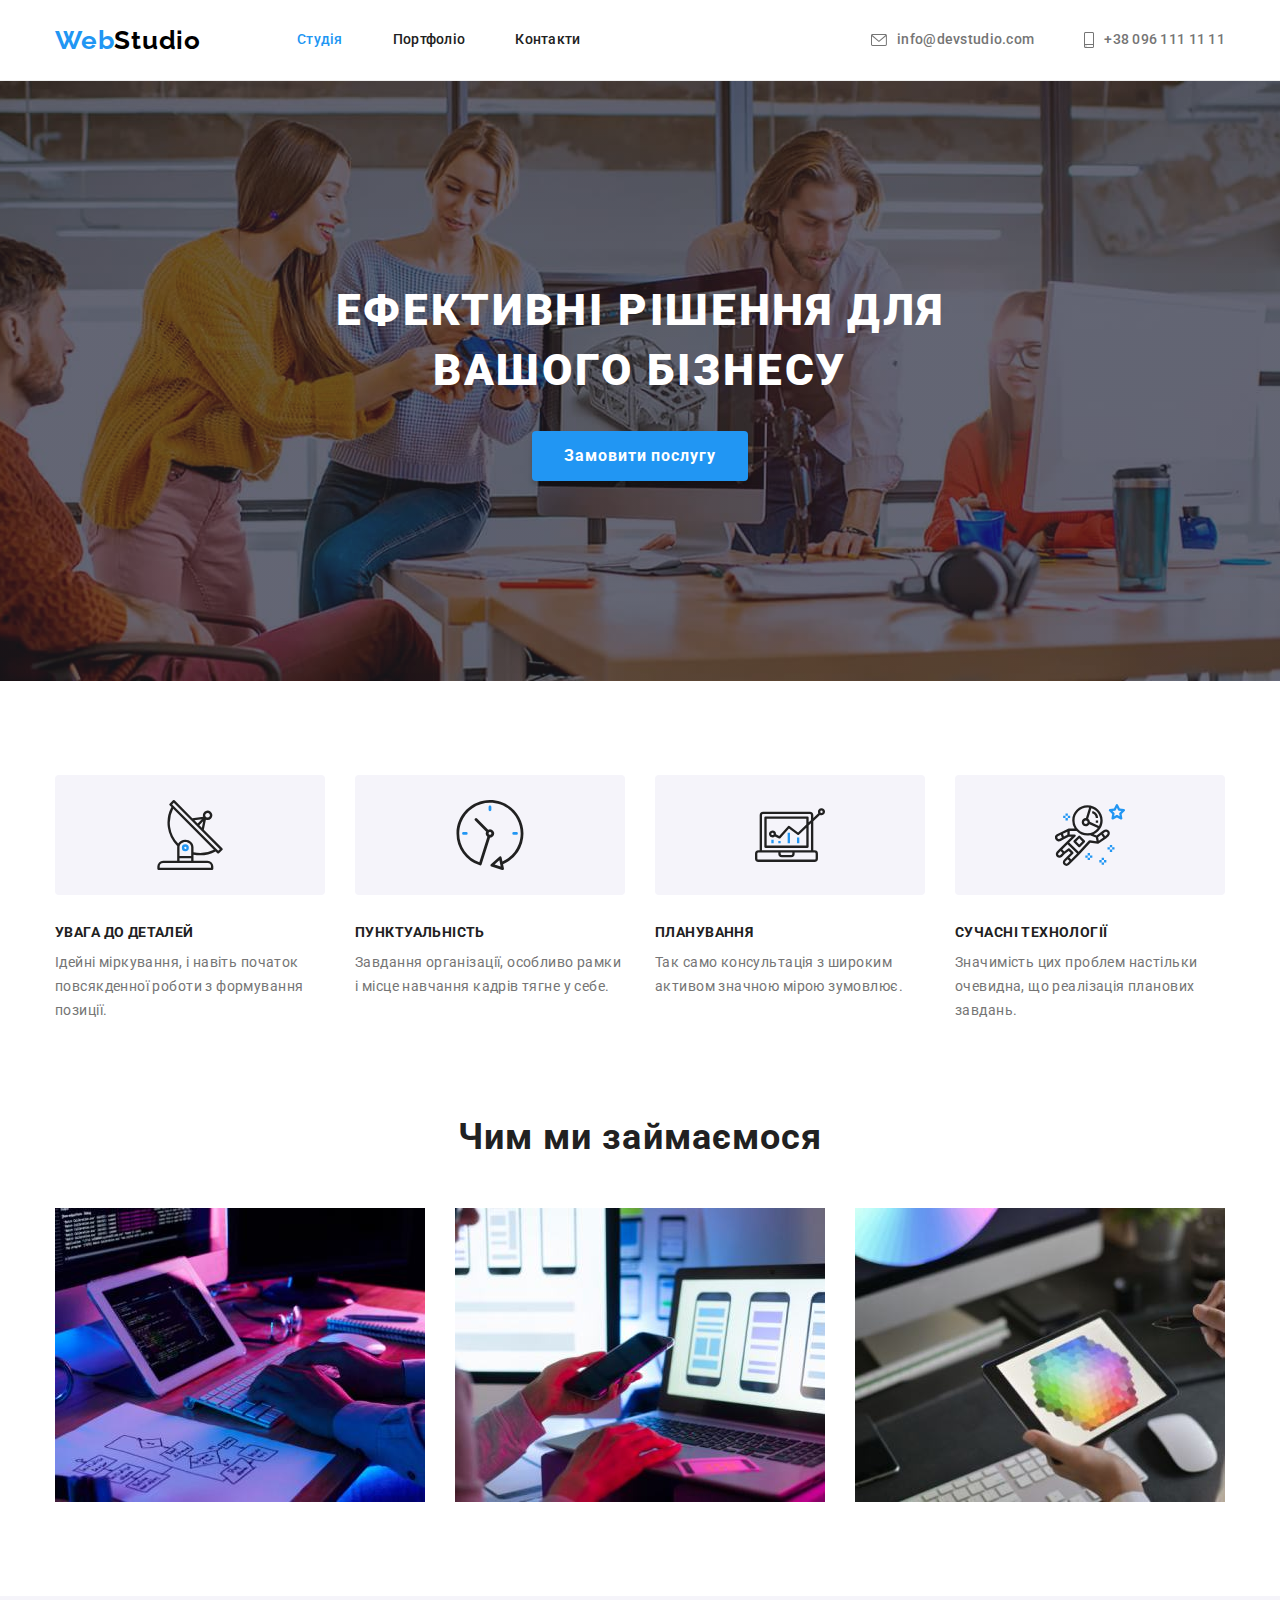
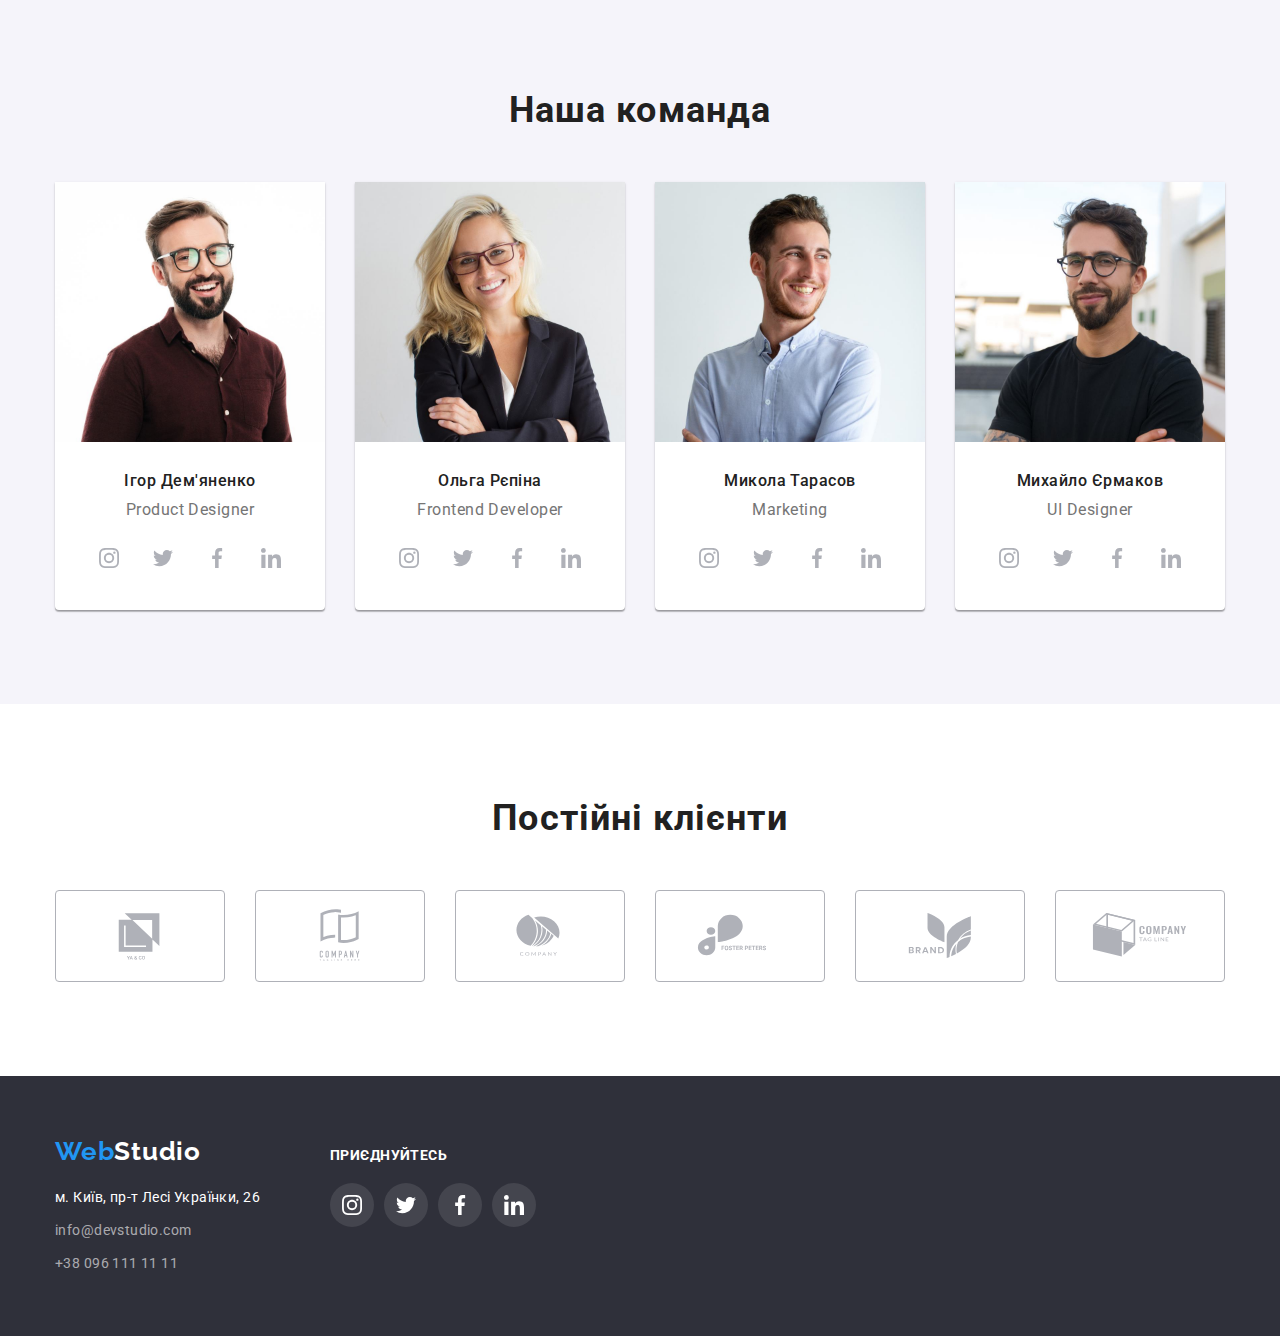
<file: index.html>
<!DOCTYPE html>
<html lang="uk">
  <head>
    <meta charset="UTF-8" />
    <meta http-equiv="X-UA-Compatible" content="IE=edge" />
    <meta name="viewport" content="width=device-width, initial-scale=1.0" />
    <title>Document</title>
    <link rel="preconnect" href="https://fonts.googleapis.com" />
    <link rel="preconnect" href="https://fonts.gstatic.com" crossorigin />
    <link
      href="https://fonts.googleapis.com/css2?family=Raleway:wght@700&family=Roboto:wght@400;500;700;900&display=swap"
      rel="stylesheet"
    />
    <link
      rel="stylesheet"
      href="https://cdnjs.cloudflare.com/ajax/libs/modern-normalize/1.0.0/modern-normalize.min.css"
    />

    <link rel="stylesheet" href="./css/style.css" />
  </head>
  <body>
    <header class="header">
      <div class="header-container container">
        <a class="link header-logo" href="./index.html" lang="en">
          <span class="logo-span">Web</span>Studio</a
        >
        <nav>
          <ul class="header-nav list">
            <li>
              <a class="header-link link current" href="./index.html">Студія</a>
            </li>
            <li>
              <a class="header-link link" href="./portfolio.html">Портфоліо</a>
            </li>
            <li><a class="header-link link" href="#">Контакти</a></li>
          </ul>
        </nav>
        <ul class="header-contacts-list list">
          <li class="header-contacts-item">
            <a class="header-contacts link" href="mailto:info@devstudio.com"
              ><svg class="icon icon-header" width="16" height="12">
                <use href="./images/icon.svg#icon-envelope"></use>
              </svg>
              info@devstudio.com</a
            >
          </li>
          <li class="header-contacts-item">
            <a class="header-contacts link" href="tel:+380961111111"
              ><svg class="icon icon-header" width="10" height="16">
                <use href="./images/icon.svg#icon-smartphone"></use>
              </svg>
              +38 096 111 11 11</a
            >
          </li>
        </ul>
      </div>
    </header>

    <main>
      <section class="hero-section">
        <div class="container-hero container">
          <h1 class="hero-title">Ефективні рішення для вашого бізнесу</h1>
          <button type="button" class="hero-btn">Замовити послугу</button>
        </div>
      </section>
      <section class="section">
        <div class="container feature-container">
          <h2 hidden>Особливості</h2>
          <ul class="feature-list list">
            <li class="feature-item">
              <div class="container-icon-feature">
                <svg class="icon" width="70" height="70">
                  <use href="./images/icon.svg#icon-antenna"></use>
                </svg>
              </div>
              <h3 class="feature-subtitle">Увага до деталей</h3>
              <p class="feature-text">
                Ідейні міркування, і навіть початок повсякденної роботи з
                формування позиції.
              </p>
            </li>
            <li class="feature-item">
              <div class="container-icon-feature">
                <svg class="icon" width="70" height="70">
                  <use href="./images/icon.svg#icon-clock"></use>
                </svg>
              </div>
              <h3 class="feature-subtitle">Пунктуальність</h3>
              <p class="feature-text">
                Завдання організації, особливо рамки і місце навчання кадрів
                тягне у себе.
              </p>
            </li>
            <li class="feature-item">
              <div class="container-icon-feature">
                <svg class="icon" width="70" height="70">
                  <use href="./images/icon.svg#icon-diagram"></use>
                </svg>
              </div>
              <h3 class="feature-subtitle">Планування</h3>
              <p class="feature-text">
                Так само консультація з широким активом значною мірою зумовлює.
              </p>
            </li>
            <li class="feature-item">
              <div class="container-icon-feature">
                <svg class="icon" width="70" height="70">
                  <use href="./images/icon.svg#icon-astronaut"></use>
                </svg>
              </div>
              <h3 class="feature-subtitle">Сучасні технології</h3>
              <p class="feature-text">
                Значимість цих проблем настільки очевидна, що реалізація
                планових завдань.
              </p>
            </li>
          </ul>
        </div>
      </section>
      <section class="section activity-section">
        <div class="container activity-container">
          <h2 class="section-title">Чим ми займаємося</h2>
          <ul class="list activity-list">
            <li>
              <img
                src="./images/work_on_laptop-1.jpg"
                alt="Розробка програмного забезпечення"
                width="370"
                class="activity-img"
              />
            </li>
            <li>
              <img
                src="./images/work_on_laptop-2.jpg"
                alt="Розробка мобільного додатку"
                width="370"
                class="activity-img"
              />
            </li>
            <li>
              <img
                src="./images/work_on_laptop-3.jpg"
                alt="Робота з палітрою кольорів"
                width="370"
                class="activity-img"
              />
            </li>
          </ul>
        </div>
      </section>

      <section class="team-section section">
        <div class="container team-container">
          <h2 class="section-title">Наша команда</h2>
          <ul class="team-list list">
            <li class="team-item">
              <img
                src="./images/product_designer.jpg"
                alt="product_designer"
                width="270"
                class="team-img"
              />
              <div class="team-description">
                <h3 class="team-name">Ігор Дем'яненко</h3>
                <p lang="en" class="team-profession">Product Designer</p>
                <ul class="list social-list">
                  <li>
                    <a class="link social-link" href="#">
                      <svg class="icon social-icon" width="20" height="20">
                        <use href="./images/icon.svg#icon-instagram"></use>
                      </svg>
                    </a>
                  </li>
                  <li>
                    <a class="link social-link" href="#">
                      <svg class="icon social-icon" width="20" height="20">
                        <use href="./images/icon.svg#icon-twitter"></use>
                      </svg>
                    </a>
                  </li>
                  <li>
                    <a class="link social-link" href="#">
                      <svg class="icon social-icon" width="20" height="20">
                        <use href="./images/icon.svg#icon-facebook"></use>
                      </svg>
                    </a>
                  </li>
                  <li>
                    <a class="link social-link" href="#">
                      <svg class="icon social-icon" width="20" height="20">
                        <use href="./images/icon.svg#icon-linkedin"></use>
                      </svg>
                    </a>
                  </li>
                </ul>
              </div>
            </li>
            <li class="team-item">
              <img
                src="./images/frontend_developer.jpg"
                alt="frontend_developer"
                width="270"
                class="team-img"
              />
              <div class="team-description">
                <h3 class="team-name">Ольга Рєпіна</h3>
                <p lang="en" class="team-profession">Frontend Developer</p>
                <ul class="list social-list">
                  <li>
                    <a class="link social-link" href="#">
                      <svg class="icon social-icon" width="20" height="20">
                        <use href="./images/icon.svg#icon-instagram"></use>
                      </svg>
                    </a>
                  </li>
                  <li>
                    <a class="link social-link" href="#">
                      <svg class="icon social-icon" width="20" height="20">
                        <use href="./images/icon.svg#icon-twitter"></use>
                      </svg>
                    </a>
                  </li>
                  <li>
                    <a class="link social-link" href="#">
                      <svg class="icon social-icon" width="20" height="20">
                        <use href="./images/icon.svg#icon-facebook"></use>
                      </svg>
                    </a>
                  </li>
                  <li>
                    <a class="link social-link" href="#">
                      <svg class="icon social-icon" width="20" height="20">
                        <use href="./images/icon.svg#icon-linkedin"></use>
                      </svg>
                    </a>
                  </li>
                </ul>
              </div>
            </li>
            <li class="team-item">
              <img
                src="./images/marketing.jpg"
                alt="marketing"
                width="270"
                class="team-img"
              />
              <div class="team-description">
                <h3 class="team-name">Микола Тарасов</h3>
                <p lang="en" class="team-profession">Marketing</p>
                <ul class="list social-list">
                  <li>
                    <a class="link social-link" href="#">
                      <svg class="icon social-icon" width="20" height="20">
                        <use href="./images/icon.svg#icon-instagram"></use>
                      </svg>
                    </a>
                  </li>
                  <li>
                    <a class="link social-link" href="#">
                      <svg class="icon social-icon" width="20" height="20">
                        <use href="./images/icon.svg#icon-twitter"></use>
                      </svg>
                    </a>
                  </li>
                  <li>
                    <a class="link social-link" href="#">
                      <svg class="icon social-icon" width="20" height="20">
                        <use href="./images/icon.svg#icon-facebook"></use>
                      </svg>
                    </a>
                  </li>
                  <li>
                    <a class="link social-link" href="#">
                      <svg class="icon social-icon" width="20" height="20">
                        <use href="./images/icon.svg#icon-linkedin"></use>
                      </svg>
                    </a>
                  </li>
                </ul>
              </div>
            </li>
            <li class="team-item">
              <img
                src="./images/ui_designer.jpg"
                alt="ui_designer"
                width="270"
                class="team-img"
              />
              <div class="team-description">
                <h3 class="team-name">Михайло Єрмаков</h3>
                <p lang="en" class="team-profession">UI Designer</p>
                <ul class="list social-list">
                  <li>
                    <a class="link social-link" href="#">
                      <svg class="icon social-icon" width="20" height="20">
                        <use href="./images/icon.svg#icon-instagram"></use>
                      </svg>
                    </a>
                  </li>
                  <li>
                    <a class="link social-link" href="#">
                      <svg class="icon social-icon" width="20" height="20">
                        <use href="./images/icon.svg#icon-twitter"></use>
                      </svg>
                    </a>
                  </li>
                  <li>
                    <a class="link social-link" href="#">
                      <svg class="icon social-icon" width="20" height="20">
                        <use href="./images/icon.svg#icon-facebook"></use>
                      </svg>
                    </a>
                  </li>
                  <li>
                    <a class="link social-link" href="#">
                      <svg class="icon social-icon" width="20" height="20">
                        <use href="./images/icon.svg#icon-linkedin"></use>
                      </svg>
                    </a>
                  </li>
                </ul>
              </div>
            </li>
          </ul>
        </div>
      </section>

      <section class="section customers-section">
        <div class="container customers-container">
          <h2 class="section-title">Постійні клієнти</h2>
          <ul class="list customers-list">
            <li class="customers-item">
              <a href="#" class="customers-link">
                <svg class="icon icon-customers" width="106" height="60">
                  <use href="./images/icon.svg#icon-logo-1"></use>
                </svg>
              </a>
            </li>
            <li class="customers-item">
              <a href="#" class="customers-link">
                <svg class="icon icon-customers" width="106" height="60">
                  <use href="./images/icon.svg#icon-logo-2"></use>
                </svg>
              </a>
            </li>
            <li class="customers-item">
              <a href="#" class="customers-link">
                <svg class="icon icon-customers" width="106" height="60">
                  <use href="./images/icon.svg#icon-logo-3"></use>
                </svg>
              </a>
            </li>
            <li class="customers-item">
              <a href="#" class="customers-link">
                <svg class="icon icon-customers" width="106" height="60">
                  <use href="./images/icon.svg#icon-logo-4"></use>
                </svg>
              </a>
            </li>
            <li class="customers-item">
              <a href="#" class="customers-link">
                <svg class="icon icon-customers" width="106" height="60">
                  <use href="./images/icon.svg#icon-logo-5"></use>
                </svg>
              </a>
            </li>
            <li class="customers-item">
              <a href="#" class="customers-link">
                <svg class="icon icon-customers" width="106" height="60">
                  <use href="./images/icon.svg#icon-logo-6"></use>
                </svg>
              </a>
            </li>
          </ul>
        </div>
      </section>
    </main>

    <footer class="footer">
      <div class="container footer-container">
        <div class="footer-contacts-container">
          <a class="link footer-logo" href="./index.html" lang="en">
            <span class="logo-span">Web</span>Studio</a
          >

          <address class="footer-address">
            <a
              class="postal-address link"
              href="https://goo.gl/maps/RN5q9pUmJRrH2zyX9"
              target="_blank"
              rel="noopener noreferrer nofollow"
              >м. Київ, пр-т Лесі Українки, 26</a
            >

            <ul class="list contact-list">
              <li class="contact-item">
                <a class="contact-footer link" href="mailto:info@devstudio.com"
                  >info@devstudio.com</a
                >
              </li>
              <li class="contact-item">
                <a class="contact-footer link" href="tel:+380961111111"
                  >+38 096 111 11 11
                </a>
              </li>
            </ul>
          </address>
        </div>
        <div class="footer-contacts">
          <p class="footer-title">Приєднуйтесь</p>
          <ul class="list social-list">
            <li>
              <a class="link social-link social-link-footer" href="#">
                <svg class="icon social-icon" width="20" height="20">
                  <use href="./images/icon.svg#icon-instagram"></use>
                </svg>
              </a>
            </li>
            <li>
              <a class="link social-link social-link-footer" href="#">
                <svg class="icon social-icon" width="20" height="20">
                  <use href="./images/icon.svg#icon-twitter"></use>
                </svg>
              </a>
            </li>
            <li>
              <a class="link social-link social-link-footer" href="#">
                <svg class="icon social-icon" width="20" height="20">
                  <use href="./images/icon.svg#icon-facebook"></use>
                </svg>
              </a>
            </li>
            <li>
              <a class="link social-link social-link-footer" href="#">
                <svg class="icon social-icon" width="20" height="20">
                  <use href="./images/icon.svg#icon-linkedin"></use>
                </svg>
              </a>
            </li>
          </ul>
        </div>
      </div>
    </footer>
  </body>
</html>
</file>
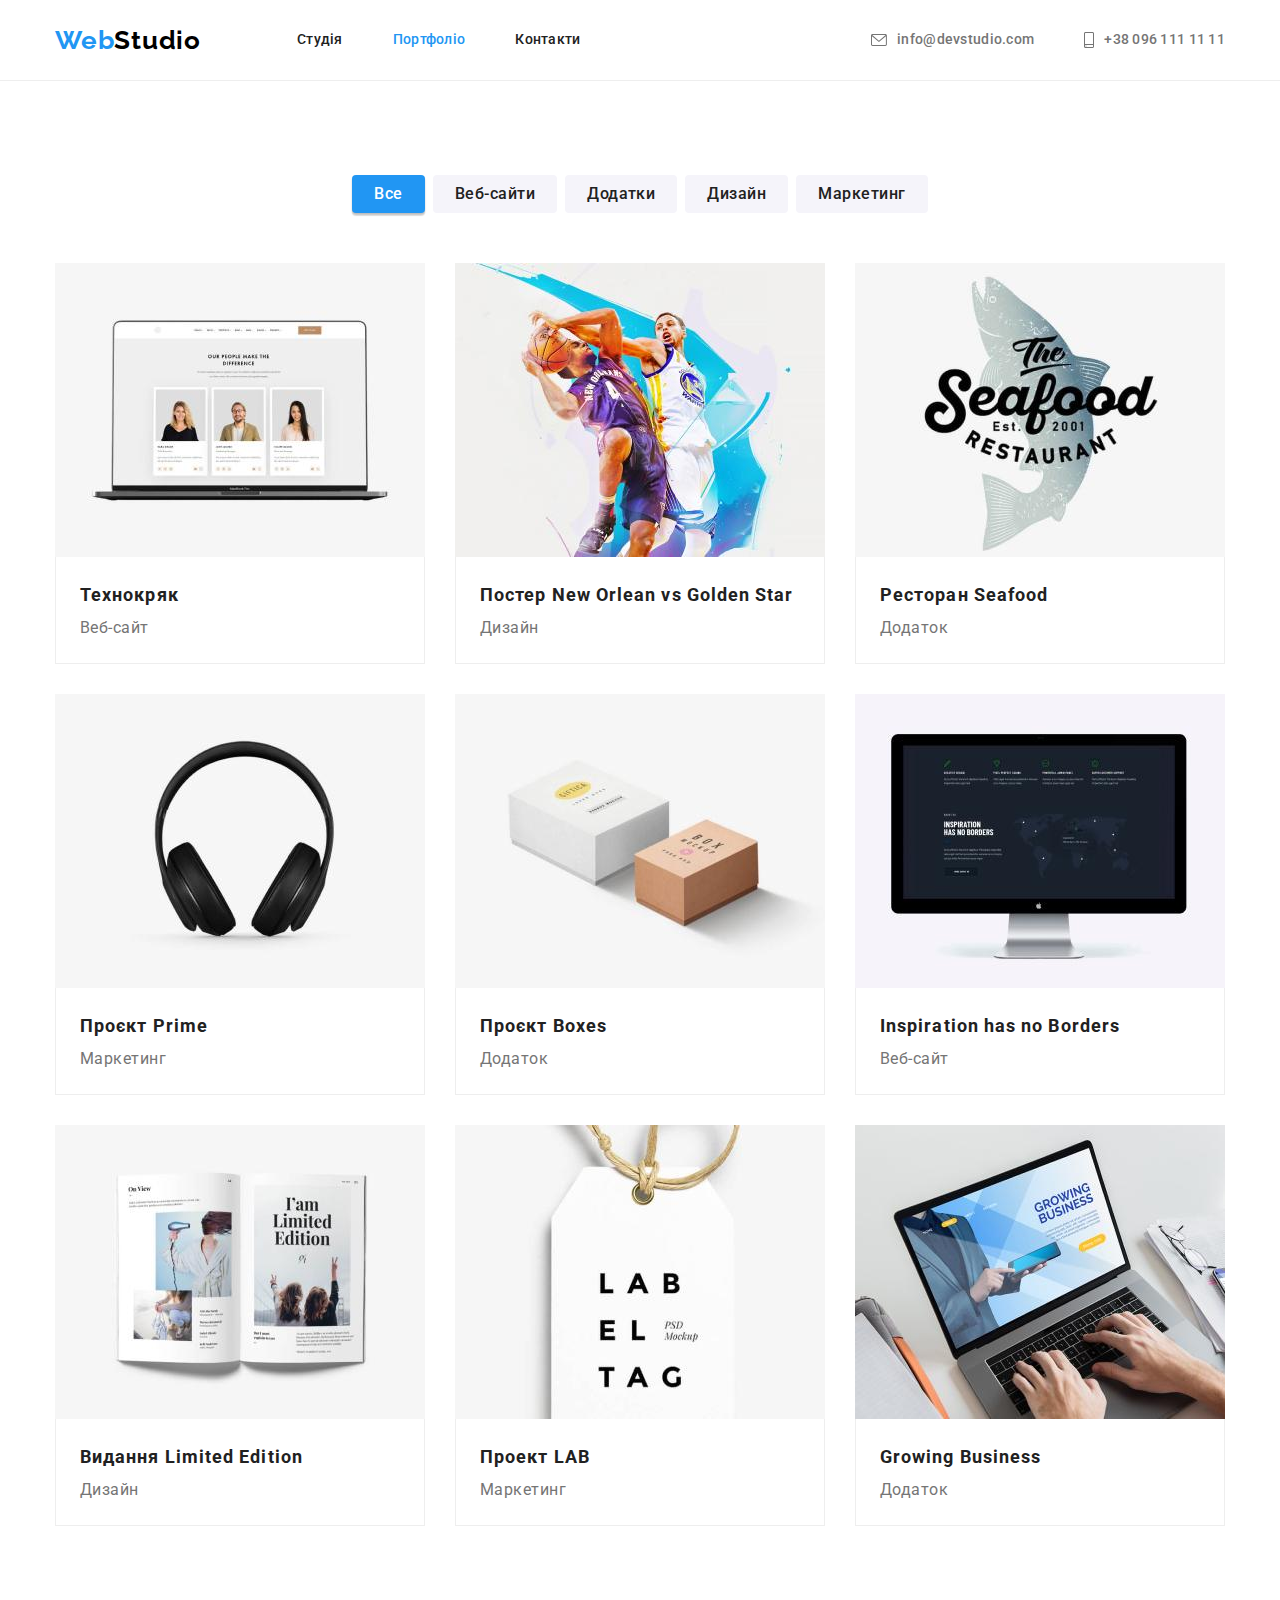
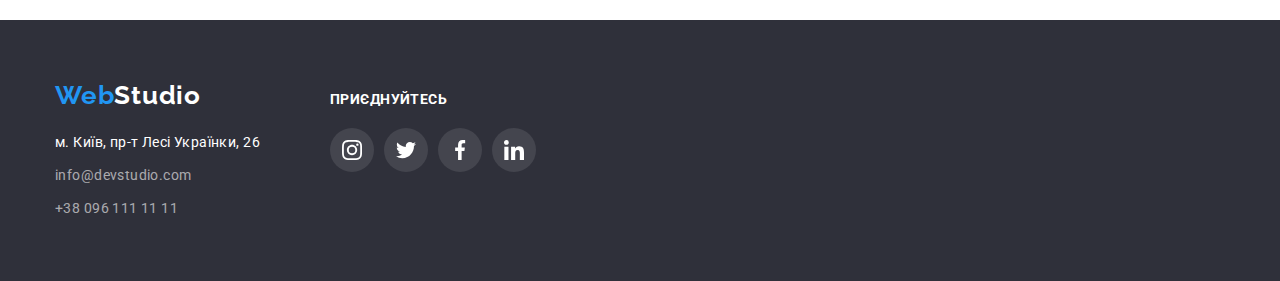
<file: portfolio.html>
<!DOCTYPE html>
<html lang="uk">
  <head>
    <meta charset="UTF-8" />
    <meta http-equiv="X-UA-Compatible" content="IE=edge" />
    <meta name="viewport" content="width=device-width, initial-scale=1.0" />
    <title>Document</title>
    <link rel="preconnect" href="https://fonts.googleapis.com" />
    <link rel="preconnect" href="https://fonts.gstatic.com" crossorigin />
    <link
      href="https://fonts.googleapis.com/css2?family=Raleway:wght@700&family=Roboto:wght@400;500;700;900&display=swap"
      rel="stylesheet"
    />
    <link
      rel="stylesheet"
      href="https://cdnjs.cloudflare.com/ajax/libs/modern-normalize/1.0.0/modern-normalize.min.css"
    />
    <link rel="stylesheet" href="./css/style.css" />
  </head>
  <body>
    <header class="header">
      <div class="header-container container">
        <a class="link header-logo" href="./index.html" lang="en">
          <span class="logo-span">Web</span>Studio</a
        >
        <nav>
          <ul class="header-nav list">
            <li>
              <a class="header-link link" href="./index.html">Студія</a>
            </li>
            <li>
              <a class="header-link link current" href="./portfolio.html"
                >Портфоліо</a
              >
            </li>
            <li><a class="header-link link" href="#">Контакти</a></li>
          </ul>
        </nav>
        <ul class="header-contacts-list list">
          <li class="header-contacts-item">
            <a class="header-contacts link" href="mailto:info@devstudio.com"
              ><svg class="icon icon-header" width="16" height="12">
                <use href="./images/icon.svg#icon-envelope"></use>
              </svg>
              info@devstudio.com</a
            >
          </li>
          <li class="header-contacts-item">
            <a class="header-contacts link" href="tel:+380961111111"
              ><svg class="icon icon-header" width="10" height="16">
                <use href="./images/icon.svg#icon-smartphone"></use>
              </svg>
              +38 096 111 11 11</a
            >
          </li>
        </ul>
      </div>
    </header>

    <main>
      <section class="section">
        <div class="container">
          <h1 hidden>Портфоліо</h1>

          <ul class="filter-list list">
            <li class="filter-item">
              <button type="button" class="filter-btn filter-current">
                Все
              </button>
            </li>
            <li class="filter-item">
              <button type="button" class="filter-btn">Веб-сайти</button>
            </li>
            <li class="filter-item">
              <button type="button" class="filter-btn">Додатки</button>
            </li>
            <li class="filter-item">
              <button type="button" class="filter-btn">Дизайн</button>
            </li>
            <li class="filter-item">
              <button type="button" class="filter-btn">Маркетинг</button>
            </li>
          </ul>

          <ul class="portfolio-list list">
            <li class="portfolio-card">
              <a href="#" class="link card-link">
                <img
                  src="./images/technocrack.jpg"
                  alt="ноутбук"
                  class="card-img"
                  width="370"
                />

                <div class="card-description">
                  <h3 class="card-title">Технокряк</h3>
                  <p class="card-text">Веб-сайт</p>
                </div>
              </a>
            </li>
            <li class="portfolio-card">
              <a href="#" class="link card-link">
                <img
                  src="./images/poster-new-orlean-vs-golden-star.jpg"
                  alt="баскетбольний постер"
                  class="card-img"
                  width="370"
                />
                <div class="card-description">
                  <h3 class="card-title">
                    Постер <span lang="en">New Orlean vs Golden Star</span>
                  </h3>
                  <p class="card-text">Дизайн</p>
                </div>
              </a>
            </li>
            <li class="portfolio-card">
              <a href="#" class="link card-link">
                <img
                  src="./images/restaurant-seafood.jpg"
                  alt="логотип ресторану seafood"
                  class="card-img"
                  width="370"
                />
                <div class="card-description">
                  <h3 class="card-title">
                    Ресторан <span lang="en">Seafood</span>
                  </h3>
                  <p class="card-text">Додаток</p>
                </div>
              </a>
            </li>
            <li class="portfolio-card">
              <a href="#" class="link card-link">
                <img
                  src="./images/project-prime.jpg"
                  alt="навушники"
                  class="card-img"
                  width="370"
                />
                <div class="card-description">
                  <h3 class="card-title">
                    Проєкт <span lang="en">Prime</span>
                  </h3>
                  <p class="card-text">Маркетинг</p>
                </div>
              </a>
            </li>
            <li class="portfolio-card">
              <a href="#" class="link card-link">
                <img
                  src="./images/project-boxes.jpg"
                  alt="дві коробки"
                  class="card-img"
                  width="370"
                />
                <div class="card-description">
                  <h3 class="card-title">
                    Проєкт <span lang="en">Boxes</span>
                  </h3>
                  <p class="card-text">Додаток</p>
                </div>
              </a>
            </li>
            <li class="portfolio-card">
              <a href="#" class="link card-link">
                <img
                  src="./images/inspiration-has-no-borders.jpg"
                  alt="екран з сайтом"
                  class="card-img"
                  width="370"
                />
                <div class="card-description">
                  <h3 class="card-title" lang="en">
                    Inspiration has no Borders
                  </h3>
                  <p class="card-text">Веб-сайт</p>
                </div>
              </a>
            </li>
            <li class="portfolio-card">
              <a href="#" class="link card-link">
                <img
                  src="./images/limited-edition.jpg"
                  alt="примірник видання Limited Edition"
                  class="card-img"
                  width="370"
                />
                <div class="card-description">
                  <h3 class="card-title">
                    Видання <span lang="en">Limited Edition</span>
                  </h3>
                  <p class="card-text">Дизайн</p>
                </div>
              </a>
            </li>
            <li class="portfolio-card">
              <a href="#" class="link card-link">
                <img
                  src="./images/project-lab.jpg"
                  alt="ярлик (бірка) LAB"
                  class="card-img"
                  width="370"
                />
                <div class="card-description">
                  <h3 class="card-title">Проект <span lang="en">LAB</span></h3>
                  <p class="card-text">Маркетинг</p>
                </div>
              </a>
            </li>
            <li class="portfolio-card">
              <a href="#" class="link card-link">
                <img
                  src="./images/growing-business.jpg"
                  alt="користувач переглядає сайт Growing Business на ноутбуці"
                  class="card-img"
                  width="370"
                />
                <div class="card-description">
                  <h3 class="card-title" lang="en">Growing Business</h3>
                  <p class="card-text">Додаток</p>
                </div>
              </a>
            </li>
          </ul>
        </div>
      </section>
    </main>

    <footer class="footer">
      <div class="container footer-container">
        <div class="footer-contacts-container">
          <a class="link footer-logo" href="./index.html" lang="en">
            <span class="logo-span">Web</span>Studio</a
          >

          <address class="footer-address">
            <a
              class="postal-address link"
              href="https://goo.gl/maps/RN5q9pUmJRrH2zyX9"
              target="_blank"
              rel="noopener noreferrer nofollow"
              >м. Київ, пр-т Лесі Українки, 26</a
            >

            <ul class="list contact-list">
              <li class="contact-item">
                <a class="contact-footer link" href="mailto:info@devstudio.com"
                  >info@devstudio.com</a
                >
              </li>
              <li class="contact-item">
                <a class="contact-footer link" href="tel:+380961111111"
                  >+38 096 111 11 11
                </a>
              </li>
            </ul>
          </address>
        </div>
        <div class="footer-contacts">
          <p class="footer-title">Приєднуйтесь</p>
          <ul class="list social-list">
            <li>
              <a class="link social-link social-link-footer" href="#">
                <svg class="icon social-icon" width="20" height="20">
                  <use href="./images/icon.svg#icon-instagram"></use>
                </svg>
              </a>
            </li>
            <li>
              <a class="link social-link social-link-footer" href="#">
                <svg class="icon social-icon" width="20" height="20">
                  <use href="./images/icon.svg#icon-twitter"></use>
                </svg>
              </a>
            </li>
            <li>
              <a class="link social-link social-link-footer" href="#">
                <svg class="icon social-icon" width="20" height="20">
                  <use href="./images/icon.svg#icon-facebook"></use>
                </svg>
              </a>
            </li>
            <li>
              <a class="link social-link social-link-footer" href="#">
                <svg class="icon social-icon" width="20" height="20">
                  <use href="./images/icon.svg#icon-linkedin"></use>
                </svg>
              </a>
            </li>
          </ul>
        </div>
      </div>
    </footer>
  </body>
</html>
</file>
<file: css/style.css>
:root {
  --primary-text-color: #757575;
  --title-text-color: #212121;
  --title-text-color2: #ffffff;
  --сontact-information-text: rgba(255, 255, 255, 0.6);
  --logo-black-color: #000;

  --accent-color: #2196f3;
  --accent-color2: #188ce8;

  /*background  */
  --primary-background-color: #fff;
  --background-card: #f5f4fa;
  --background-footer: #2f303a;
  --background-img: rgba(47, 48, 58, 0.4);

  /* border */
  --border-card: #eeeeee;

  /* icon */
  --primary-icon-color: #afb1b8;
  --icon-background: rgba(255, 255, 255, 0.1);
  /* shadow */
  --card-shadow: 0px 1px 3px rgba(0, 0, 0, 0.12),
    0px 1px 1px rgba(0, 0, 0, 0.14), 0px 2px 1px rgba(0, 0, 0, 0.2);
}

* {
  /* outline: green solid 1px; */
}

h1,
h2,
h3,
p {
  margin: 0 0;
}

body {
  background-color: var(--primary-background-color);
  color: var(--primary-text-color);
  font-family: "Roboto", sans-serif;

  /*  */
}
.list {
  list-style: none;

  padding: 0;
  margin: 0;
}

.link {
  text-decoration: none;
}

.section-title {
  font-weight: 700;
  font-size: 36px;
  line-height: 1.16;
  text-align: center;
  letter-spacing: 0.03em;
  margin-bottom: 50px;

  color: var(--title-text-color);
}

.container {
  width: 1200px;
  padding-left: 15px;
  padding-right: 15px;
  margin-left: auto;
  margin-right: auto;
}

.section {
  padding-top: 94px;
  padding-bottom: 94px;
}

/* ----- header ----- */
.header {
  background-color: var(--primary-background-color);
  border-bottom: 1px solid var(--border-card);
}

.header-logo {
  color: var(--logo-black-color);
  font-family: "Raleway";
  font-weight: 700;
  font-size: 26px;
  line-height: 1.19;
  letter-spacing: 0.03em;
  padding-top: 24px;
  padding-bottom: 24px;
  /* display: block; */
}
.logo-span {
  color: var(--accent-color);
}

.header-link,
.header-contacts {
  font-size: 14px;
  line-height: 1.14;
  letter-spacing: 0.02em;
  font-weight: 500;
  color: var(--title-text-color);
  padding-top: 32px;
  padding-bottom: 32px;
  display: flex;
  align-items: center;
}

.header-contacts {
  color: var(--primary-text-color);
}

.header-contacts:hover,
.header-contacts:focus,
.header-link:hover,
.header-link:focus {
  color: var(--accent-color);
}

.current {
  color: var(--accent-color);
}

/* header-decor */

.header-container {
  display: flex;
  align-items: center;
}

.header-nav {
  display: flex;
  gap: 50px;
  margin-left: 96px;
  padding-left: 0;
}

.header-contacts-list {
  display: flex;
  margin-left: auto;
  gap: 50px;
  padding-left: 0;
}

/* ----- hero ----- */

.hero-section {
  background-color: var(--background-footer);
  text-align: center;
  padding-top: 200px;
  padding-bottom: 200px;
  /*  */
  max-width: 1600px;
  max-height: 600px;
  margin-left: auto;
  margin-right: auto;
  background-size: cover;
  background-repeat: no-repeat;
  background-position: center;
  background-image: linear-gradient(
      to right,
      var(--background-img),
      var(--background-img)
    ),
    url(..//images/background-img.jpg);
}

.hero-title {
  font-weight: 900;
  font-size: 44px;
  line-height: 1.36;

  letter-spacing: 0.06em;
  text-transform: uppercase;
  color: var(--title-text-color2);

  width: 696px;
  margin-left: auto;
  margin-right: auto;
  margin-bottom: 30px;
}

.hero-btn {
  font-weight: 700;
  font-size: 16px;
  line-height: 1.88;

  letter-spacing: 0.06em;
  color: var(--title-text-color2);

  background: var(--accent-color);
  box-shadow: 0px 4px 4px rgba(0, 0, 0, 0.15);
  border-radius: 4px;
  border: 0;

  cursor: pointer;
  font-family: inherit;

  padding: 10px 32px;
}

.hero-btn:focus,
.hero-btn:hover {
  background: var(--accent-color2);
}

/* .container-hero {

} */
/* ----- особливості ----- */

.feature-subtitle {
  font-weight: 700;
  font-size: 14px;
  line-height: 1.14;
  letter-spacing: 0.03em;
  text-transform: uppercase;

  color: var(--title-text-color);
}

.feature-text {
  font-size: 14px;
  line-height: 1.71;
  letter-spacing: 0.03em;
}

.feature-list {
  display: flex;
  gap: 30px;
}

.feature-subtitle {
  margin-bottom: 10px;
}

.feature-item {
  flex-basis: calc((100% - 3 * 30px) / 4);
}

/* Чим ми займаємося */
.activity-list {
  display: flex;
  gap: 30px;
}

.activity-img {
  display: block;
}

.activity-section {
  padding-top: 0;
}

/* ----- Команда ----- */
.team-section {
  background-color: var(--background-card);
}
.team-item {
  background-color: var(--primary-background-color);
  box-shadow: var(--card-shadow);
  border-radius: 0px 0px 4px 4px;
}

.team-list {
  display: flex;
  gap: 30px;
}
.team-img {
  display: block;
}

.team-name {
  font-weight: 500;
  font-size: 16px;
  line-height: 1.18;
  text-align: center;
  letter-spacing: 0.03em;

  color: var(--title-text-color);
  margin-bottom: 10px;
}

.team-description {
  padding-top: 30px;
  padding-bottom: 30px;
}

.team-profession {
  font-size: 16px;
  line-height: 1.18;
  text-align: center;
  letter-spacing: 0.03em;
  margin-bottom: 16px;
}

/* ----- footer ----- */

.footer {
  background-color: var(--background-footer);
  padding-top: 60px;
  padding-bottom: 60px;
}

.footer-container {
  display: flex;
  align-items: baseline;
}

.footer-logo {
  color: var(--title-text-color2);
  font-family: "Raleway";
  font-weight: 700;
  font-size: 26px;
  line-height: 1.19;
  letter-spacing: 0.03em;
  margin-bottom: 20px;
  display: block;
}

.footer-address {
  font-style: normal;
}
.postal-address {
  font-size: 14px;
  line-height: 1.71;
  letter-spacing: 0.03em;

  color: var(--title-text-color2);
  margin-bottom: 9px;
  display: block;
}
.contact-item {
  margin-bottom: 9px;
}

.contact-item:last-child {
  margin-bottom: 0px;
}

.contact-footer {
  font-size: 14px;
  line-height: 1.71;
  letter-spacing: 0.03em;
  color: var(--сontact-information-text);
}

.contact-footer:focus,
.contact-footer:hover,
.postal-address:focus,
.postal-address:hover {
  color: var(--accent-color);
}

.footer-contacts-container {
  margin-right: 70px;
}

.footer-title {
  font-weight: 700;
  font-size: 14px;
  line-height: 1.14;
  letter-spacing: 0.03em;
  text-transform: uppercase;

  color: var(--title-text-color2);

  margin-bottom: 20px;
}

/* ----- portfolio ----- */
.filter-list {
  display: flex;
  gap: 8px;
  justify-content: center;
  margin-bottom: 50px;
}

.filter-btn {
  font-weight: 500;
  font-size: 16px;
  line-height: 1.62;
  text-align: center;
  letter-spacing: 0.03em;
  color: var(--title-text-color);
  /*  */

  background: var(--background-card);
  border-radius: 4px;
  border: 0;
  cursor: pointer;
  font-family: inherit;

  padding: 6px 22px;
}

.filter-current,
.filter-btn:hover,
.filter-btn:focus {
  color: var(--title-text-color2);
  /*  */
  background: var(--accent-color);

  box-shadow: 0px 3px 1px rgba(0, 0, 0, 0.1), 0px 1px 2px rgba(0, 0, 0, 0.08),
    0px 2px 2px rgba(0, 0, 0, 0.12);
}

.portfolio-list {
  display: flex;
  gap: 30px;
  flex-wrap: wrap;
}

.card-img {
  display: block;
}

.portfolio-card {
  width: calc((100% - 2 * 30px) / 3);
}

.card-link {
  display: block;
}
.card-link:hover,
.card-link:focus {
  box-shadow: var(--card-shadow);
}

.card-description {
  border-left: 1px solid var(--border-card);
  border-right: 1px solid var(--border-card);
  border-bottom: 1px solid var(--border-card);

  padding-top: 20px;
  padding-bottom: 20px;
  padding-left: 24px;
  padding-right: 24px;
}

.card-title {
  font-weight: 700;
  font-size: 18px;
  line-height: 2;
  letter-spacing: 0.06em;
  color: var(--title-text-color);
}

.card-text {
  font-size: 16px;
  line-height: 1.88;
  letter-spacing: 0.03em;
  color: var(--primary-text-color);
}

/*  icon  */

.icon {
  fill: currentColor;
}
.icon-header {
  margin-right: 10px;
}

.container-icon-feature {
  display: flex;
  align-items: center;
  justify-content: center;
  flex-basis: calc((100% - 3 * 30px) / 4);
  height: 120px;
  background-color: var(--background-card);
  margin-bottom: 30px;
  border-radius: 4px;
}
.social-list {
  display: flex;
  align-items: center;
  justify-content: center;
  gap: 10px;
}

.social-link {
  display: flex;
  align-items: center;
  justify-content: center;
  color: var(--primary-icon-color);
  border-radius: 50%;
  width: 44px;
  height: 44px;
}

.social-link:hover,
.social-link:focus {
  background-color: var(--accent-color);
  color: var(--primary-background-color);
}
.social-link-footer {
  color: var(--title-text-color2);
  background-color: var(--icon-background);
}

.customers-list {
  display: flex;
  gap: 30px;
}

.customers-item {
  flex-basis: calc((100% - 5 * 30px) / 6);
  height: 92px;
}

.customers-link {
  display: flex;
  align-items: center;
  justify-content: center;
  color: var(--primary-icon-color);

  border: 1px solid var(--primary-icon-color);
  border-radius: 4px;
  width: 100%;
  height: 100%;
}

.customers-link:hover,
.customers-link:focus {
  color: var(--accent-color);
  border-color: var(--accent-color);
}
/*  */
</file>
